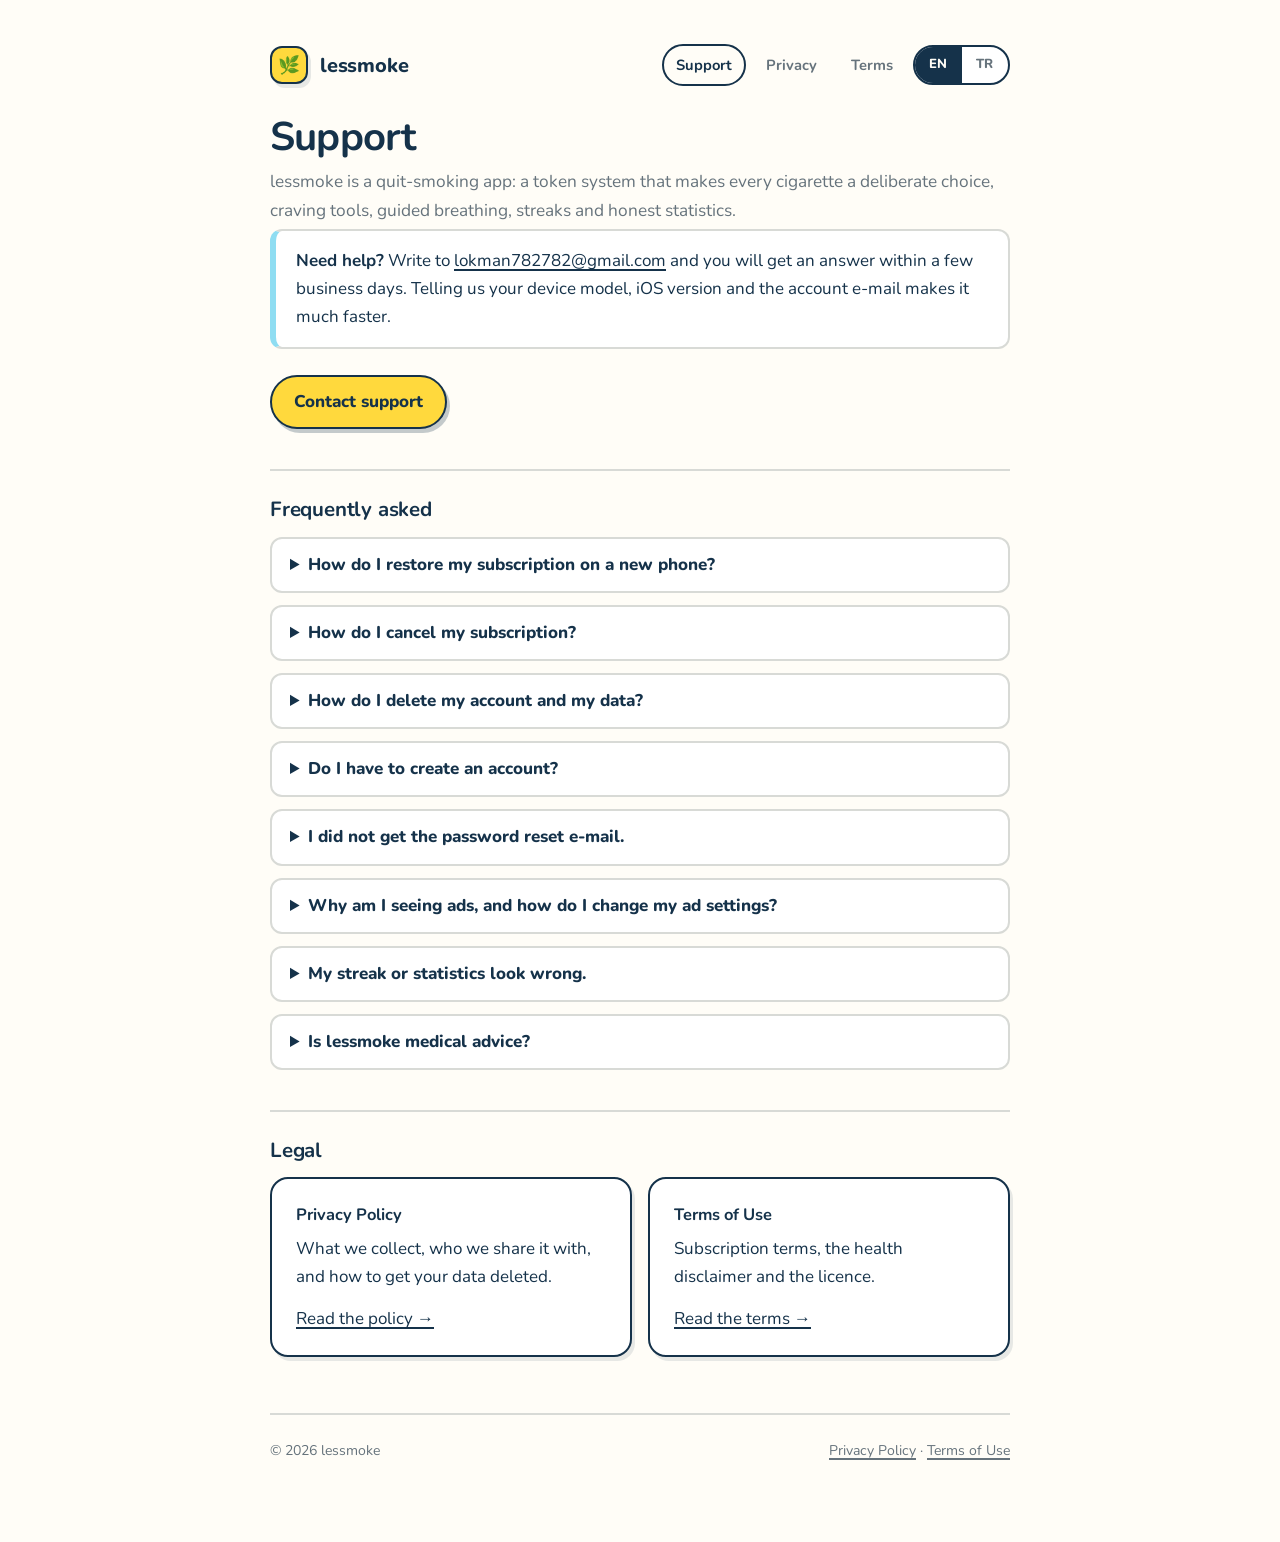
<file: index.html>
<!DOCTYPE html>
<html lang="en">
<head>
<meta name="google-site-verification" content="aXoCvfiKhIUZqQAvm_UCeoXz47scpysP7BU-OXvOLkQ" />
<meta charset="UTF-8">
<meta name="viewport" content="width=device-width, initial-scale=1">
<title data-title-en="lessmoke — Support" data-title-tr="lessmoke — Destek">lessmoke — Support</title>
<meta name="description" content="Help and support for lessmoke, the quit-smoking app: subscriptions, restoring purchases, account deletion and contact.">
<link rel="preconnect" href="https://fonts.googleapis.com">
<link rel="preconnect" href="https://fonts.gstatic.com" crossorigin>
<link href="https://fonts.googleapis.com/css2?family=Nunito:wght@400;700;800&display=swap" rel="stylesheet">
<link rel="stylesheet" href="style.css">
<script src="lang.js"></script>
<script defer src="https://stats.roomivo.online/script.js" data-website-id="b5c5fcbd-e45a-4fae-b83c-bb983a3ca2a3" data-domains="lessmoke.site,sahinlokman.github.io,www.lessmoke.site" data-exclude-search="true" data-exclude-hash="true" data-do-not-track="true"></script>
</head>
<body>
<div class="wrap">

<header class="site">
  <a class="brand" href="index.html"><span class="mark" aria-hidden="true">🌿</span> lessmoke</a>
  <nav class="site">
    <a href="index.html" aria-current="page"><span data-lang="en">Support</span><span data-lang="tr">Destek</span></a>
    <a href="privacy.html"><span data-lang="en">Privacy</span><span data-lang="tr">Gizlilik</span></a>
    <a href="terms.html"><span data-lang="en">Terms</span><span data-lang="tr">Şartlar</span></a>
    <span class="langswitch">
      <button type="button" data-set-lang="en" aria-pressed="true">EN</button>
      <button type="button" data-set-lang="tr" aria-pressed="false">TR</button>
    </span>
  </nav>
</header>

<!-- ============================ ENGLISH ============================ -->
<div data-lang="en">

<h1>Support</h1>
<p class="lede">lessmoke is a quit-smoking app: a token system that makes every cigarette a
deliberate choice, craving tools, guided breathing, streaks and honest statistics.</p>

<div class="note contact">
  <p><strong>Need help?</strong> Write to
  <a href="mailto:lokman782782@gmail.com?subject=lessmoke%20support">lokman782782@gmail.com</a>
  and you will get an answer within a few business days. Telling us your device model, iOS
  version and the account e-mail makes it much faster.</p>
</div>

<p><a class="btn" href="mailto:lokman782782@gmail.com?subject=lessmoke%20support">Contact support</a></p>

<h2>Frequently asked</h2>

<details>
  <summary>How do I restore my subscription on a new phone?</summary>
  <p>Open the premium screen in the app and tap <strong>Restore purchases</strong>. Make sure
  you are signed in to the same Apple ID that bought the subscription. It works whether or
  not you have a lessmoke account.</p>
</details>

<details>
  <summary>How do I cancel my subscription?</summary>
  <p>Subscriptions are billed by Apple, so they are cancelled on the device: open
  <strong>Settings → your name → Subscriptions → lessmoke</strong> and tap Cancel. Deleting
  the app does <em>not</em> cancel the subscription.</p>
  <p>For a refund, use Apple's own form at
  <a href="https://reportaproblem.apple.com" rel="noopener">reportaproblem.apple.com</a> —
  we are not able to issue refunds ourselves.</p>
</details>

<details>
  <summary>How do I delete my account and my data?</summary>
  <p>In the app go to <strong>Profile → Delete account</strong>. This deletes the account and
  the quit data attached to it from our servers. It is immediate and cannot be undone, so
  export anything you want to keep first.</p>
  <p>Deleting your account does not cancel an active subscription — cancel that separately in
  the App Store.</p>
</details>

<details>
  <summary>Do I have to create an account?</summary>
  <p>No. lessmoke works fully in guest mode, and your data stays on your device. An account
  only adds cloud backup and sync between your devices.</p>
</details>

<details>
  <summary>I did not get the password reset e-mail.</summary>
  <p>Check the spam folder first, then confirm the address you typed matches the one you
  signed up with. If it still does not arrive, write to us from that e-mail address and we
  will reset it manually.</p>
</details>

<details>
  <summary>Why am I seeing ads, and how do I change my ad settings?</summary>
  <p>The free version is funded by ads; a Premium subscription removes them entirely. You can
  reopen the ad-consent form any time from <strong>Settings → Privacy options</strong> in the
  app, and change tracking permission in <strong>iOS Settings → Privacy &amp; Security →
  Tracking</strong>. Declining does not restrict any feature.</p>
</details>

<details>
  <summary>My streak or statistics look wrong.</summary>
  <p>Pull down to refresh on the dashboard, which re-syncs from the server. If the numbers
  are still off, send us a screenshot and the account e-mail and we will look at the record
  directly.</p>
</details>

<details>
  <summary>Is lessmoke medical advice?</summary>
  <p>No. It is a motivational and tracking tool, not a medical device. Talk to a doctor or a
  qualified health professional about quitting, especially about withdrawal symptoms or
  medication.</p>
</details>

<h2>Legal</h2>
<div>
  <div class="grid">
    <div class="card">
      <h3>Privacy Policy</h3>
      <p>What we collect, who we share it with, and how to get your data deleted.</p>
      <p><a href="privacy.html">Read the policy →</a></p>
    </div>
    <div class="card">
      <h3>Terms of Use</h3>
      <p>Subscription terms, the health disclaimer and the licence.</p>
      <p><a href="terms.html">Read the terms →</a></p>
    </div>
  </div>
</div>

</div>

<!-- ============================ TÜRKÇE ============================ -->
<div data-lang="tr">

<h1>Destek</h1>
<p class="lede">lessmoke bir sigara bırakma uygulaması: her sigarayı bilinçli bir tercihe
dönüştüren jeton sistemi, kriz araçları, rehberli nefes, seriler ve dürüst istatistikler.</p>

<div class="note contact">
  <p><strong>Yardım mı lazım?</strong>
  <a href="mailto:lokman782782@gmail.com?subject=lessmoke%20destek">lokman782782@gmail.com</a>
  adresine yazın, birkaç iş günü içinde dönüş yapılır. Cihaz modelinizi, iOS sürümünüzü ve
  hesap e-postanızı yazarsanız çok daha hızlı ilerler.</p>
</div>

<p><a class="btn" href="mailto:lokman782782@gmail.com?subject=lessmoke%20destek">Destek ile iletişime geç</a></p>

<h2>Sık sorulanlar</h2>

<details>
  <summary>Yeni telefonumda aboneliğimi nasıl geri yüklerim?</summary>
  <p>Uygulamadaki premium ekranını açıp <strong>Satın alımları geri yükle</strong>'ye dokunun.
  Aboneliği alan Apple Kimliğiyle giriş yapmış olmanız yeterli. lessmoke hesabınız olsa da
  olmasa da çalışır.</p>
</details>

<details>
  <summary>Aboneliğimi nasıl iptal ederim?</summary>
  <p>Abonelikler Apple tarafından tahsil edilir, bu yüzden cihazdan iptal edilir:
  <strong>Ayarlar → adınız → Abonelikler → lessmoke</strong> yolunu izleyip İptal'e dokunun.
  Uygulamayı silmek aboneliği iptal <em>etmez</em>.</p>
  <p>İade için Apple'ın kendi formunu kullanın:
  <a href="https://reportaproblem.apple.com" rel="noopener">reportaproblem.apple.com</a> —
  iadeyi biz gerçekleştiremiyoruz.</p>
</details>

<details>
  <summary>Hesabımı ve verilerimi nasıl silerim?</summary>
  <p>Uygulamada <strong>Profil → Hesabı sil</strong>'e gidin. Bu işlem hesabı ve ona bağlı
  bırakma verilerini sunucularımızdan siler. Anında gerçekleşir ve geri alınamaz; saklamak
  istediğiniz bir şey varsa önce dışa aktarın.</p>
  <p>Hesabı silmek aktif aboneliği iptal etmez — onu App Store'dan ayrıca iptal edin.</p>
</details>

<details>
  <summary>Hesap açmak zorunda mıyım?</summary>
  <p>Hayır. lessmoke misafir modunda eksiksiz çalışır ve veriniz cihazınızda kalır. Hesap
  yalnızca bulut yedeği ve cihazlar arası eşitleme ekler.</p>
</details>

<details>
  <summary>Şifre sıfırlama e-postası gelmedi.</summary>
  <p>Önce spam klasörüne bakın, sonra yazdığınız adresin kayıt olduğunuz adresle aynı
  olduğunu doğrulayın. Yine gelmiyorsa o e-posta adresinden bize yazın, elle sıfırlayalım.</p>
</details>

<details>
  <summary>Neden reklam görüyorum, reklam ayarlarımı nasıl değiştiririm?</summary>
  <p>Ücretsiz sürüm reklamlarla finanse edilir; Premium abonelik reklamları tamamen kaldırır.
  Reklam onay formunu uygulamadaki <strong>Ayarlar → Gizlilik seçenekleri</strong>'nden
  istediğiniz zaman yeniden açabilir, izleme iznini <strong>iOS Ayarlar → Gizlilik ve
  Güvenlik → İzleme</strong>'den değiştirebilirsiniz. Reddetmek hiçbir özelliği kısıtlamaz.</p>
</details>

<details>
  <summary>Serim veya istatistiklerim yanlış görünüyor.</summary>
  <p>Ana ekranda aşağı çekerek yenileyin; bu sunucudan yeniden eşitler. Sayılar hâlâ tutmuyorsa
  ekran görüntüsü ve hesap e-postanızla bize yazın, kaydı doğrudan inceleyelim.</p>
</details>

<details>
  <summary>lessmoke tıbbi tavsiye mi veriyor?</summary>
  <p>Hayır. Motivasyon ve takip aracıdır, tıbbi cihaz değildir. Bırakma süreci, özellikle de
  yoksunluk belirtileri ve ilaçlar konusunda bir hekime ya da nitelikli bir sağlık
  profesyoneline danışın.</p>
</details>

<h2>Yasal</h2>
<div>
  <div class="grid">
    <div class="card">
      <h3>Gizlilik Politikası</h3>
      <p>Neyi topluyoruz, kimlerle paylaşıyoruz ve verinizi nasıl sildirirsiniz.</p>
      <p><a href="privacy.html">Politikayı oku →</a></p>
    </div>
    <div class="card">
      <h3>Kullanım Şartları</h3>
      <p>Abonelik şartları, sağlık uyarısı ve lisans.</p>
      <p><a href="terms.html">Şartları oku →</a></p>
    </div>
  </div>
</div>

</div>

<footer class="site">
  <span>© 2026 lessmoke</span>
  <span>
    <a href="privacy.html"><span data-lang="en">Privacy Policy</span><span data-lang="tr">Gizlilik Politikası</span></a> ·
    <a href="terms.html"><span data-lang="en">Terms of Use</span><span data-lang="tr">Kullanım Şartları</span></a>
  </span>
</footer>

</div>
</body>
</html>
</file>
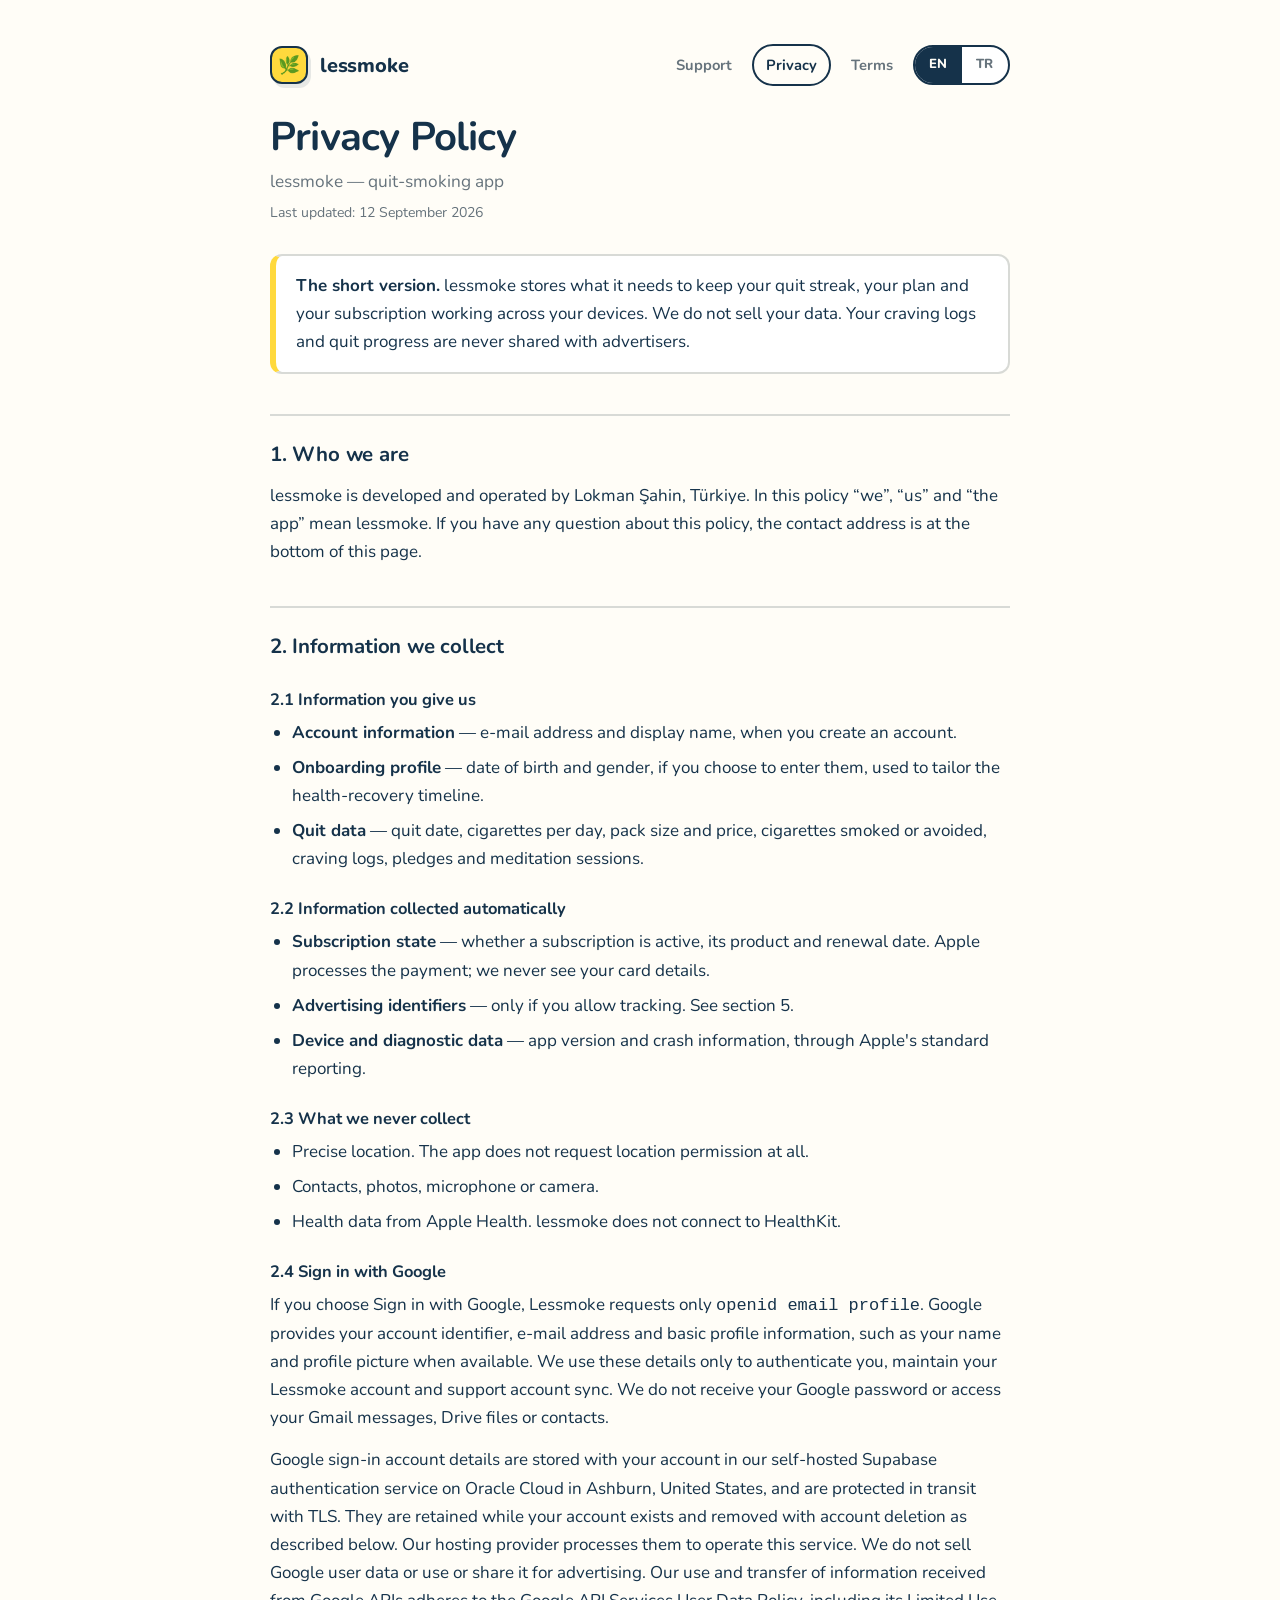
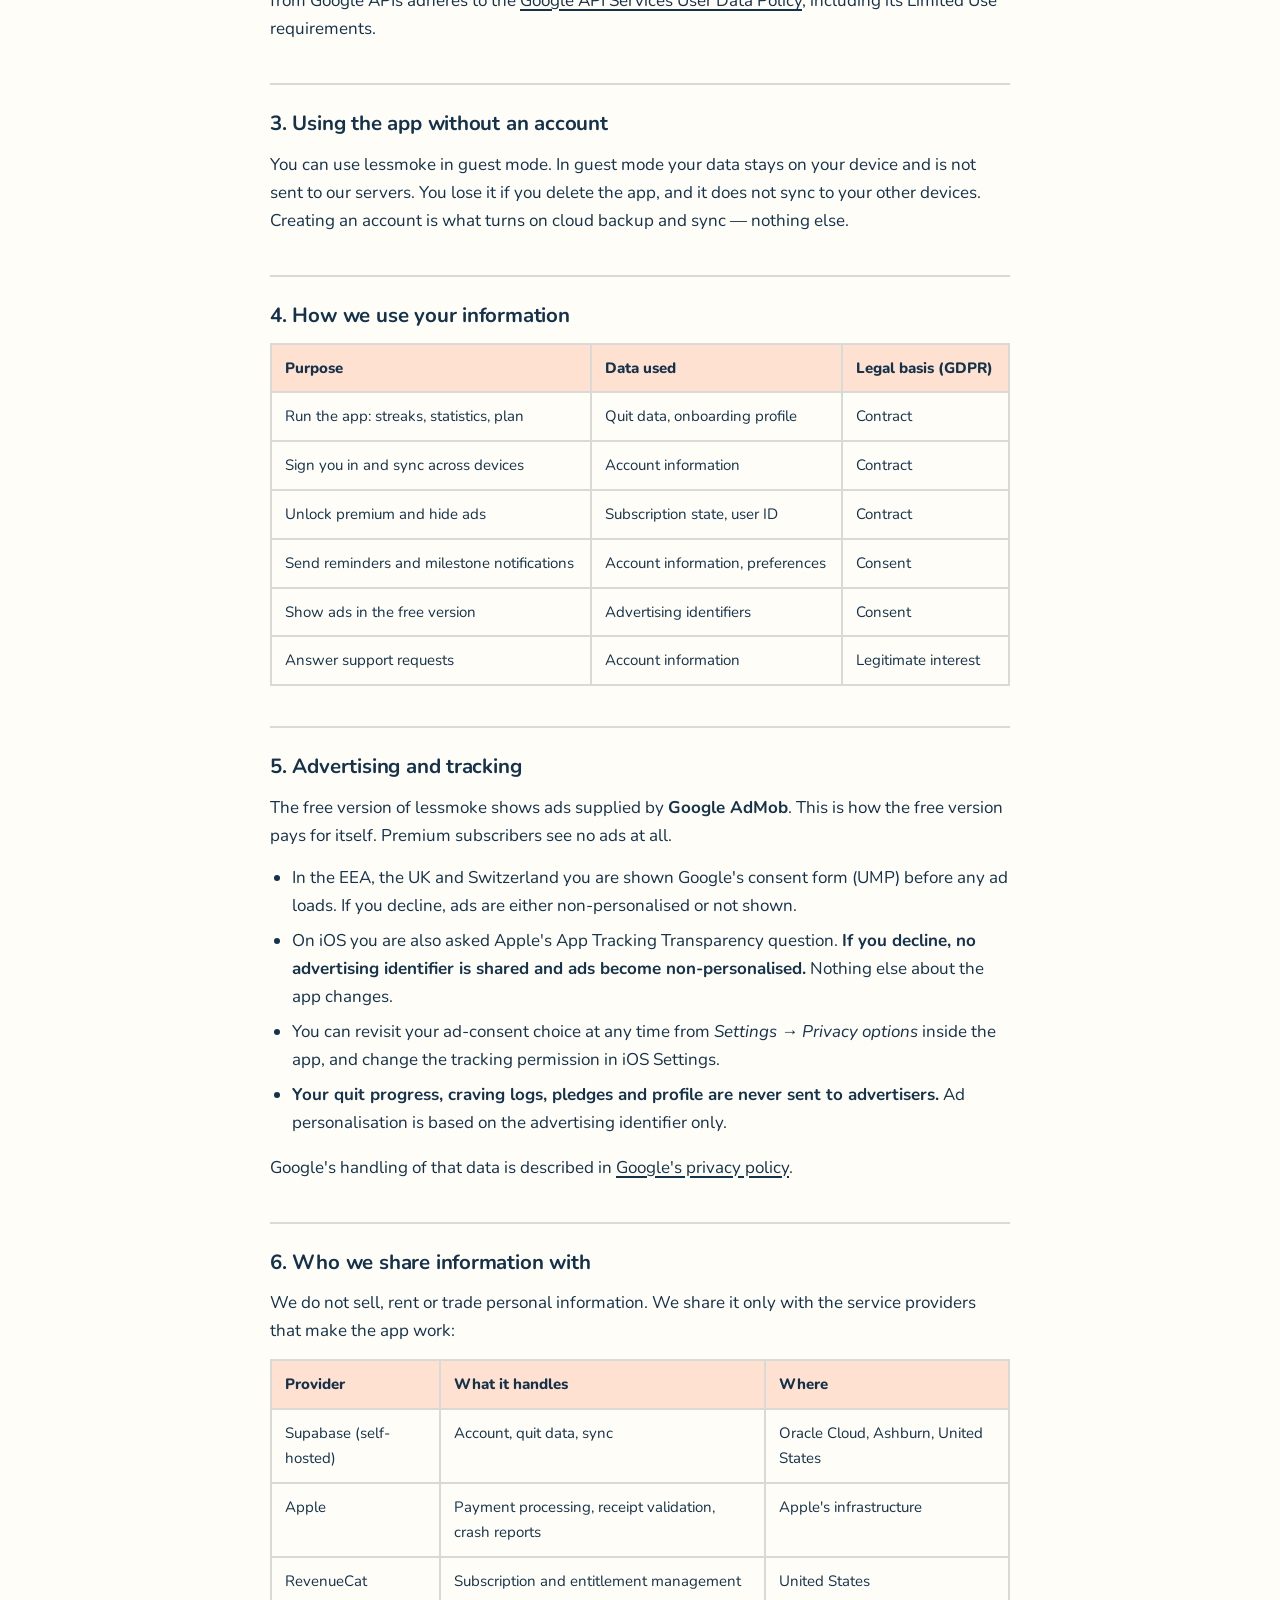
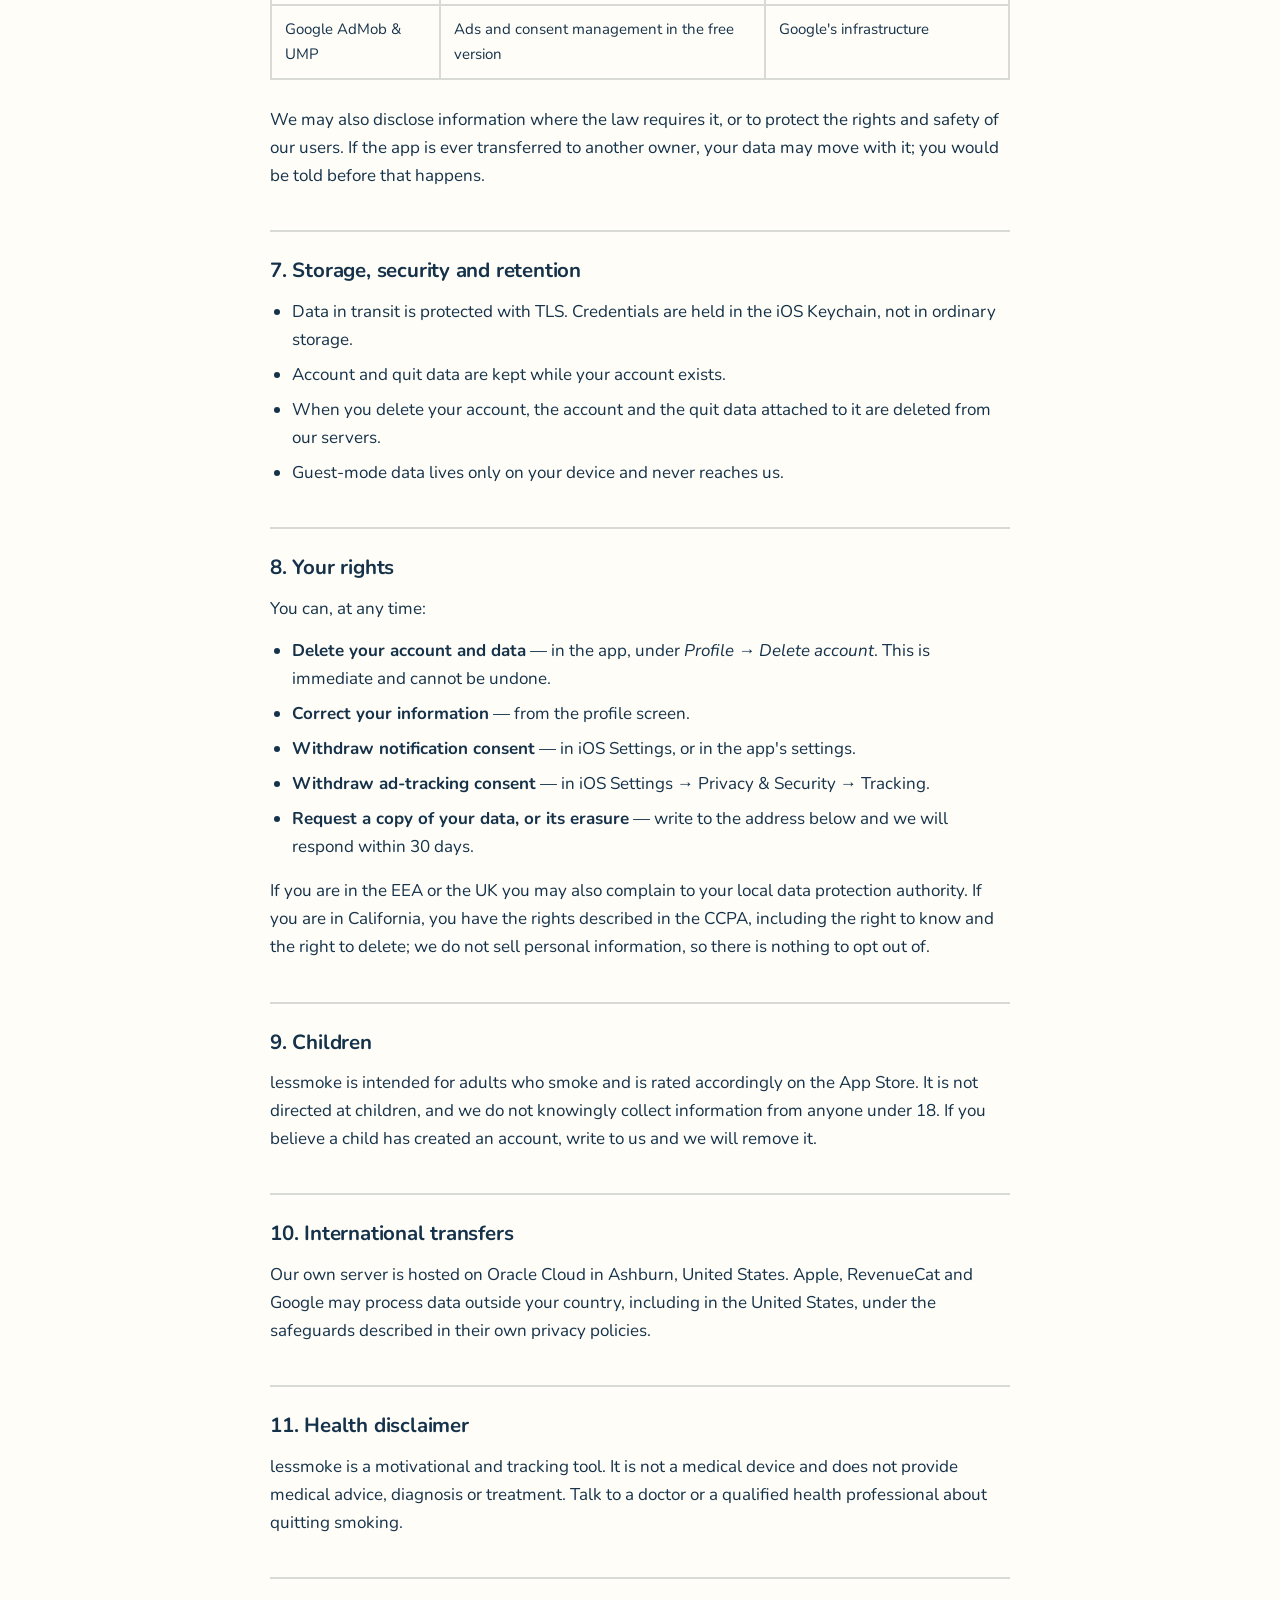
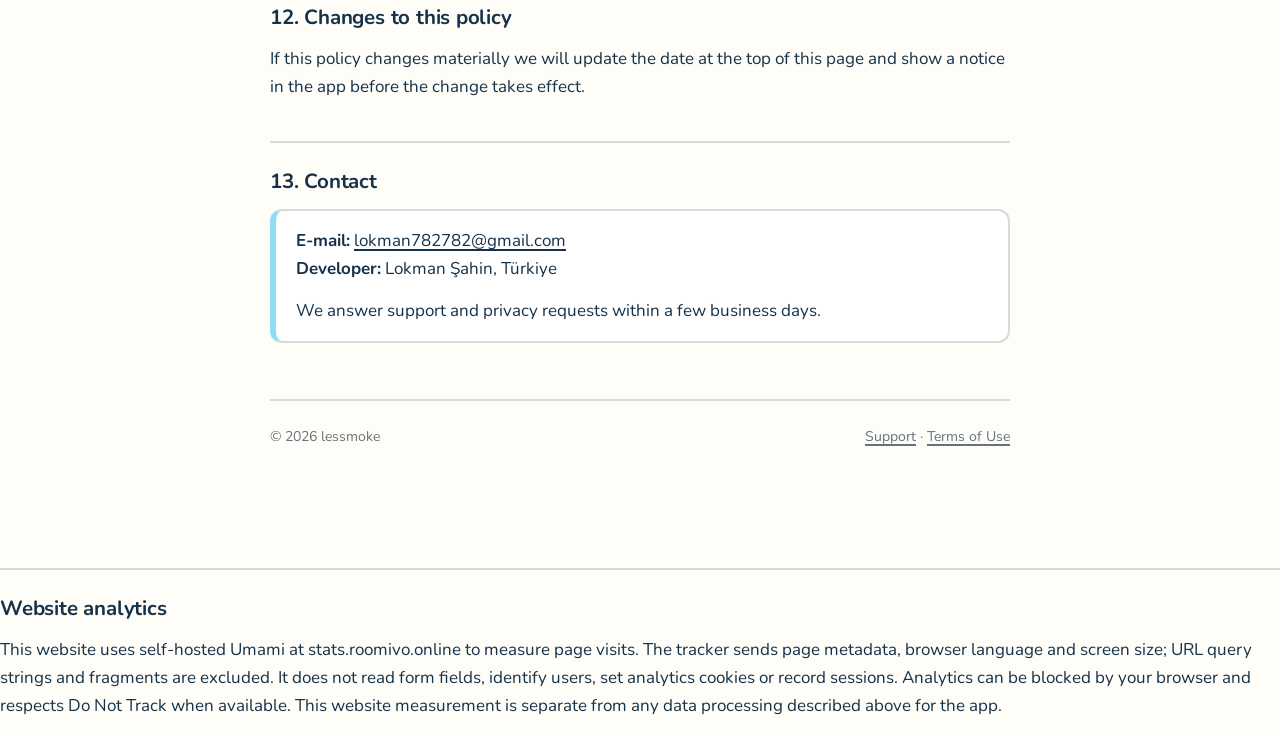
<file: privacy.html>
<!DOCTYPE html>
<html lang="en">
<head>
<meta charset="UTF-8">
<meta name="viewport" content="width=device-width, initial-scale=1">
<title data-title-en="Privacy Policy — lessmoke" data-title-tr="Gizlilik Politikası — lessmoke">Privacy Policy — lessmoke</title>
<meta name="description" content="How the lessmoke quit-smoking app collects, uses and protects your information.">
<link rel="preconnect" href="https://fonts.googleapis.com">
<link rel="preconnect" href="https://fonts.gstatic.com" crossorigin>
<link href="https://fonts.googleapis.com/css2?family=Nunito:wght@400;700;800&display=swap" rel="stylesheet">
<link rel="stylesheet" href="style.css">
<script src="lang.js"></script>
<script defer src="https://stats.roomivo.online/script.js" data-website-id="b5c5fcbd-e45a-4fae-b83c-bb983a3ca2a3" data-domains="lessmoke.site,sahinlokman.github.io,www.lessmoke.site" data-exclude-search="true" data-exclude-hash="true" data-do-not-track="true"></script>
</head>
<body>
<div class="wrap">

<header class="site">
  <a class="brand" href="index.html"><span class="mark" aria-hidden="true">🌿</span> lessmoke</a>
  <nav class="site">
    <a href="index.html"><span data-lang="en">Support</span><span data-lang="tr">Destek</span></a>
    <a href="privacy.html" aria-current="page"><span data-lang="en">Privacy</span><span data-lang="tr">Gizlilik</span></a>
    <a href="terms.html"><span data-lang="en">Terms</span><span data-lang="tr">Şartlar</span></a>
    <span class="langswitch">
      <button type="button" data-set-lang="en" aria-pressed="true">EN</button>
      <button type="button" data-set-lang="tr" aria-pressed="false">TR</button>
    </span>
  </nav>
</header>

<!-- ============================ ENGLISH ============================ -->
<div data-lang="en">

<h1>Privacy Policy</h1>
<p class="lede">lessmoke — quit-smoking app</p>
<p class="meta">Last updated: 12 September 2026</p>

<div class="note">
  <p><strong>The short version.</strong> lessmoke stores what it needs to keep your quit
  streak, your plan and your subscription working across your devices. We do not sell your
  data. Your craving logs and quit progress are never shared with advertisers.</p>
</div>

<h2>1. Who we are</h2>
<p>lessmoke is developed and operated by Lokman Şahin, Türkiye. In this policy “we”, “us”
and “the app” mean lessmoke. If you have any question about this policy, the contact
address is at the bottom of this page.</p>

<h2>2. Information we collect</h2>

<h3>2.1 Information you give us</h3>
<ul>
  <li><strong>Account information</strong> — e-mail address and display name, when you create an account.</li>
  <li><strong>Onboarding profile</strong> — date of birth and gender, if you choose to enter them, used to tailor the health-recovery timeline.</li>
  <li><strong>Quit data</strong> — quit date, cigarettes per day, pack size and price, cigarettes smoked or avoided, craving logs, pledges and meditation sessions.</li>
</ul>

<h3>2.2 Information collected automatically</h3>
<ul>
  <li><strong>Subscription state</strong> — whether a subscription is active, its product and renewal date. Apple processes the payment; we never see your card details.</li>
  <li><strong>Advertising identifiers</strong> — only if you allow tracking. See section 5.</li>
  <li><strong>Device and diagnostic data</strong> — app version and crash information, through Apple's standard reporting.</li>
</ul>

<h3>2.3 What we never collect</h3>
<ul>
  <li>Precise location. The app does not request location permission at all.</li>
  <li>Contacts, photos, microphone or camera.</li>
  <li>Health data from Apple Health. lessmoke does not connect to HealthKit.</li>
</ul>

<h3>2.4 Sign in with Google</h3>
<p>If you choose Sign in with Google, Lessmoke requests only <code>openid email profile</code>. Google provides your account identifier, e-mail address and basic profile information, such as your name and profile picture when available. We use these details only to authenticate you, maintain your Lessmoke account and support account sync. We do not receive your Google password or access your Gmail messages, Drive files or contacts.</p>
<p>Google sign-in account details are stored with your account in our self-hosted Supabase authentication service on Oracle Cloud in Ashburn, United States, and are protected in transit with TLS. They are retained while your account exists and removed with account deletion as described below. Our hosting provider processes them to operate this service. We do not sell Google user data or use or share it for advertising. Our use and transfer of information received from Google APIs adheres to the <a href="https://developers.google.com/terms/api-services-user-data-policy">Google API Services User Data Policy</a>, including its Limited Use requirements.</p>

<h2>3. Using the app without an account</h2>
<p>You can use lessmoke in guest mode. In guest mode your data stays on your device and is
not sent to our servers. You lose it if you delete the app, and it does not sync to your
other devices. Creating an account is what turns on cloud backup and sync — nothing else.</p>

<h2>4. How we use your information</h2>
<div class="tablewrap">
<table>
  <thead><tr><th>Purpose</th><th>Data used</th><th>Legal basis (GDPR)</th></tr></thead>
  <tbody>
    <tr><td>Run the app: streaks, statistics, plan</td><td>Quit data, onboarding profile</td><td>Contract</td></tr>
    <tr><td>Sign you in and sync across devices</td><td>Account information</td><td>Contract</td></tr>
    <tr><td>Unlock premium and hide ads</td><td>Subscription state, user ID</td><td>Contract</td></tr>
    <tr><td>Send reminders and milestone notifications</td><td>Account information, preferences</td><td>Consent</td></tr>
    <tr><td>Show ads in the free version</td><td>Advertising identifiers</td><td>Consent</td></tr>
    <tr><td>Answer support requests</td><td>Account information</td><td>Legitimate interest</td></tr>
  </tbody>
</table>
</div>

<h2>5. Advertising and tracking</h2>
<p>The free version of lessmoke shows ads supplied by <strong>Google AdMob</strong>. This is
how the free version pays for itself. Premium subscribers see no ads at all.</p>
<ul>
  <li>In the EEA, the UK and Switzerland you are shown Google's consent form (UMP) before any
  ad loads. If you decline, ads are either non-personalised or not shown.</li>
  <li>On iOS you are also asked Apple's App Tracking Transparency question. <strong>If you
  decline, no advertising identifier is shared and ads become non-personalised.</strong>
  Nothing else about the app changes.</li>
  <li>You can revisit your ad-consent choice at any time from <em>Settings → Privacy options</em>
  inside the app, and change the tracking permission in iOS Settings.</li>
  <li><strong>Your quit progress, craving logs, pledges and profile are never sent to
  advertisers.</strong> Ad personalisation is based on the advertising identifier only.</li>
</ul>
<p>Google's handling of that data is described in
<a href="https://business.safety.google/privacy/" rel="noopener">Google's privacy policy</a>.</p>

<h2>6. Who we share information with</h2>
<p>We do not sell, rent or trade personal information. We share it only with the service
providers that make the app work:</p>
<div class="tablewrap">
<table>
  <thead><tr><th>Provider</th><th>What it handles</th><th>Where</th></tr></thead>
  <tbody>
    <tr><td>Supabase (self-hosted)</td><td>Account, quit data, sync</td><td>Oracle Cloud, Ashburn, United States</td></tr>
    <tr><td>Apple</td><td>Payment processing, receipt validation, crash reports</td><td>Apple's infrastructure</td></tr>
    <tr><td>RevenueCat</td><td>Subscription and entitlement management</td><td>United States</td></tr>
    <tr><td>Google AdMob &amp; UMP</td><td>Ads and consent management in the free version</td><td>Google's infrastructure</td></tr>
  </tbody>
</table>
</div>
<p>We may also disclose information where the law requires it, or to protect the rights and
safety of our users. If the app is ever transferred to another owner, your data may move
with it; you would be told before that happens.</p>

<h2>7. Storage, security and retention</h2>
<ul>
  <li>Data in transit is protected with TLS. Credentials are held in the iOS Keychain, not in ordinary storage.</li>
  <li>Account and quit data are kept while your account exists.</li>
  <li>When you delete your account, the account and the quit data attached to it are deleted from our servers.</li>
  <li>Guest-mode data lives only on your device and never reaches us.</li>
</ul>

<h2>8. Your rights</h2>
<p>You can, at any time:</p>
<ul>
  <li><strong>Delete your account and data</strong> — in the app, under <em>Profile → Delete account</em>. This is immediate and cannot be undone.</li>
  <li><strong>Correct your information</strong> — from the profile screen.</li>
  <li><strong>Withdraw notification consent</strong> — in iOS Settings, or in the app's settings.</li>
  <li><strong>Withdraw ad-tracking consent</strong> — in iOS Settings → Privacy &amp; Security → Tracking.</li>
  <li><strong>Request a copy of your data, or its erasure</strong> — write to the address below and we will respond within 30 days.</li>
</ul>
<p>If you are in the EEA or the UK you may also complain to your local data protection
authority. If you are in California, you have the rights described in the CCPA, including
the right to know and the right to delete; we do not sell personal information, so there is
nothing to opt out of.</p>

<h2>9. Children</h2>
<p>lessmoke is intended for adults who smoke and is rated accordingly on the App Store. It is
not directed at children, and we do not knowingly collect information from anyone under 18.
If you believe a child has created an account, write to us and we will remove it.</p>

<h2>10. International transfers</h2>
<p>Our own server is hosted on Oracle Cloud in Ashburn, United States. Apple, RevenueCat and Google may process data
outside your country, including in the United States, under the safeguards described in
their own privacy policies.</p>

<h2>11. Health disclaimer</h2>
<p>lessmoke is a motivational and tracking tool. It is not a medical device and does not
provide medical advice, diagnosis or treatment. Talk to a doctor or a qualified health
professional about quitting smoking.</p>

<h2>12. Changes to this policy</h2>
<p>If this policy changes materially we will update the date at the top of this page and
show a notice in the app before the change takes effect.</p>

<h2>13. Contact</h2>
<div class="note contact">
  <p><strong>E-mail:</strong> <a href="mailto:lokman782782@gmail.com">lokman782782@gmail.com</a><br>
  <strong>Developer:</strong> Lokman Şahin, Türkiye</p>
  <p>We answer support and privacy requests within a few business days.</p>
</div>

</div>

<!-- ============================ TÜRKÇE ============================ -->
<div data-lang="tr">

<h1>Gizlilik Politikası</h1>
<p class="lede">lessmoke — sigarayı bırakma uygulaması</p>
<p class="meta">Son güncelleme: 12 Eylül 2026</p>

<div class="note">
  <p><strong>Kısaca.</strong> lessmoke; serinizi, planınızı ve aboneliğinizi cihazlarınız
  arasında çalışır tutmak için gereken veriyi saklar. Verinizi satmıyoruz. Kriz kayıtlarınız
  ve bırakma ilerlemeniz hiçbir zaman reklamverenlerle paylaşılmaz.</p>
</div>

<h2>1. Kim olduğumuz</h2>
<p>lessmoke, Lokman Şahin (Türkiye) tarafından geliştirilir ve işletilir. Bu metinde “biz”
ve “uygulama” lessmoke'u ifade eder. Sorularınız için iletişim adresi sayfanın altındadır.</p>

<h2>2. Topladığımız bilgiler</h2>

<h3>2.1 Sizin verdikleriniz</h3>
<ul>
  <li><strong>Hesap bilgileri</strong> — hesap oluşturduğunuzda e-posta adresi ve görünen ad.</li>
  <li><strong>Başlangıç profili</strong> — girmeyi seçerseniz doğum tarihi ve cinsiyet; sağlık iyileşme takvimini kişiselleştirmek için kullanılır.</li>
  <li><strong>Bırakma verileri</strong> — bırakma tarihi, günlük sigara, paket adedi ve fiyatı, içilen veya içilmeyen sigara sayısı, kriz kayıtları, sözler ve meditasyon oturumları.</li>
</ul>

<h3>2.2 Otomatik toplanan bilgiler</h3>
<ul>
  <li><strong>Abonelik durumu</strong> — aboneliğin aktif olup olmadığı, ürünü ve yenilenme tarihi. Ödemeyi Apple işler; kart bilgilerinizi hiç görmeyiz.</li>
  <li><strong>Reklam tanımlayıcıları</strong> — yalnızca izleme izni verirseniz. Bkz. 5. bölüm.</li>
  <li><strong>Cihaz ve tanılama verisi</strong> — uygulama sürümü ve çökme bilgisi; Apple'ın standart raporlaması üzerinden.</li>
</ul>

<h3>2.3 Hiçbir zaman toplamadıklarımız</h3>
<ul>
  <li>Kesin konum. Uygulama konum izni hiç istemez.</li>
  <li>Rehber, fotoğraflar, mikrofon veya kamera.</li>
  <li>Apple Health verisi. lessmoke HealthKit'e bağlanmaz.</li>
</ul>

<h3>2.4 Google ile giriş</h3>
<p>Google ile giriş yapmayı seçerseniz Lessmoke yalnızca <code>openid email profile</code> izinlerini ister. Google; hesap kimliğinizi, e-posta adresinizi ve mevcutsa adınız ile profil resminiz gibi temel profil bilgilerinizi sağlar. Bu bilgileri yalnızca kimliğinizi doğrulamak, Lessmoke hesabınızı çalıştırmak ve hesap eşitlemesini desteklemek için kullanırız. Google şifrenizi almayız; Gmail mesajlarınıza, Drive dosyalarınıza veya kişilerinize erişmeyiz.</p>
<p>Google giriş bilgileri, hesabınızla birlikte Oracle Cloud'un ABD, Ashburn bölgesinde işlettiğimiz Supabase kimlik doğrulama hizmetinde saklanır ve aktarım sırasında TLS ile korunur. Hesabınız bulunduğu sürece tutulur; aşağıda açıklanan hesap silme işlemiyle kaldırılır. Barındırma sağlayıcımız bu bilgileri hizmeti çalıştırmak için işler. Google kullanıcı verilerini satmayız, reklam için kullanmayız veya paylaşmayız. Google API'lerinden alınan bilgilerin kullanımı ve aktarımı, Sınırlı Kullanım gereklilikleri dahil <a href="https://developers.google.com/terms/api-services-user-data-policy">Google API Hizmetleri Kullanıcı Verileri Politikası</a> ile uyumludur.</p>

<h2>3. Hesapsız kullanım</h2>
<p>lessmoke'u misafir modunda kullanabilirsiniz. Misafir modunda veriniz cihazınızda kalır
ve sunucularımıza gönderilmez. Uygulamayı silerseniz veri de gider ve diğer cihazlarınıza
eşitlenmez. Hesap açmak yalnızca bulut yedeği ve eşitlemeyi açar, başka hiçbir şeyi değil.</p>

<h2>4. Bilgilerinizi nasıl kullanıyoruz</h2>
<div class="tablewrap">
<table>
  <thead><tr><th>Amaç</th><th>Kullanılan veri</th><th>Hukuki dayanak (GDPR)</th></tr></thead>
  <tbody>
    <tr><td>Uygulamanın çalışması: seri, istatistik, plan</td><td>Bırakma verileri, başlangıç profili</td><td>Sözleşme</td></tr>
    <tr><td>Giriş ve cihazlar arası eşitleme</td><td>Hesap bilgileri</td><td>Sözleşme</td></tr>
    <tr><td>Premium'u açma ve reklamları kaldırma</td><td>Abonelik durumu, kullanıcı kimliği</td><td>Sözleşme</td></tr>
    <tr><td>Hatırlatma ve kilometre taşı bildirimleri</td><td>Hesap bilgileri, tercihler</td><td>Açık rıza</td></tr>
    <tr><td>Ücretsiz sürümde reklam gösterimi</td><td>Reklam tanımlayıcıları</td><td>Açık rıza</td></tr>
    <tr><td>Destek taleplerini yanıtlama</td><td>Hesap bilgileri</td><td>Meşru menfaat</td></tr>
  </tbody>
</table>
</div>

<h2>5. Reklam ve izleme</h2>
<p>lessmoke'un ücretsiz sürümü <strong>Google AdMob</strong> reklamları gösterir; ücretsiz
sürümün masrafını bu karşılar. Premium abonelere hiç reklam gösterilmez.</p>
<ul>
  <li>AEA, Birleşik Krallık ve İsviçre'de herhangi bir reklam yüklenmeden önce Google'ın onay formu (UMP) gösterilir. Reddederseniz reklamlar kişiselleştirilmez ya da hiç gösterilmez.</li>
  <li>iOS'ta ayrıca Apple'ın İzleme Şeffaflığı (ATT) sorusu sorulur. <strong>Reddederseniz hiçbir reklam tanımlayıcısı paylaşılmaz ve reklamlar kişiselleştirilmez.</strong> Uygulamada başka hiçbir şey değişmez.</li>
  <li>Reklam onayınızı uygulama içinde <em>Ayarlar → Gizlilik seçenekleri</em>'nden, izleme iznini ise iOS Ayarlar'dan istediğiniz zaman değiştirebilirsiniz.</li>
  <li><strong>Bırakma ilerlemeniz, kriz kayıtlarınız, sözleriniz ve profiliniz hiçbir zaman reklamverenlere gönderilmez.</strong> Reklam kişiselleştirmesi yalnızca reklam tanımlayıcısına dayanır.</li>
</ul>
<p>Google'ın bu veriyi nasıl işlediği
<a href="https://business.safety.google/privacy/?hl=tr" rel="noopener">Google gizlilik politikasında</a> açıklanır.</p>

<h2>6. Kimlerle paylaşıyoruz</h2>
<p>Kişisel bilgileri satmıyor, kiralamıyor veya takas etmiyoruz. Yalnızca uygulamayı çalışır
kılan hizmet sağlayıcılarla paylaşıyoruz:</p>
<div class="tablewrap">
<table>
  <thead><tr><th>Sağlayıcı</th><th>İşlediği veri</th><th>Konum</th></tr></thead>
  <tbody>
    <tr><td>Supabase (kendi sunucumuz)</td><td>Hesap, bırakma verileri, eşitleme</td><td>Oracle Cloud, Ashburn, ABD</td></tr>
    <tr><td>Apple</td><td>Ödeme, makbuz doğrulama, çökme raporları</td><td>Apple altyapısı</td></tr>
    <tr><td>RevenueCat</td><td>Abonelik ve yetki yönetimi</td><td>Amerika Birleşik Devletleri</td></tr>
    <tr><td>Google AdMob ve UMP</td><td>Ücretsiz sürümde reklam ve onay yönetimi</td><td>Google altyapısı</td></tr>
  </tbody>
</table>
</div>
<p>Hukuken zorunlu olduğunda ya da kullanıcılarımızın haklarını ve güvenliğini korumak için
de bilgi paylaşabiliriz. Uygulama bir gün başka bir sahibe devredilirse veriniz de devrolabilir;
bu gerçekleşmeden önce size bildirilir.</p>

<h2>7. Saklama, güvenlik ve süre</h2>
<ul>
  <li>Aktarım sırasında veri TLS ile korunur. Kimlik bilgileri sıradan depolamada değil, iOS Keychain'de tutulur.</li>
  <li>Hesap ve bırakma verileri hesabınız var olduğu sürece saklanır.</li>
  <li>Hesabınızı sildiğinizde hesap ve ona bağlı bırakma verileri sunucularımızdan silinir.</li>
  <li>Misafir modu verisi yalnızca cihazınızda durur, bize hiç ulaşmaz.</li>
</ul>

<h2>8. Haklarınız</h2>
<p>İstediğiniz zaman:</p>
<ul>
  <li><strong>Hesabınızı ve verinizi silebilirsiniz</strong> — uygulamada <em>Profil → Hesabı sil</em>. Anında gerçekleşir ve geri alınamaz.</li>
  <li><strong>Bilgilerinizi düzeltebilirsiniz</strong> — profil ekranından.</li>
  <li><strong>Bildirim iznini geri çekebilirsiniz</strong> — iOS Ayarlar'dan veya uygulama ayarlarından.</li>
  <li><strong>Reklam izleme iznini geri çekebilirsiniz</strong> — iOS Ayarlar → Gizlilik ve Güvenlik → İzleme.</li>
  <li><strong>Verinizin kopyasını veya silinmesini talep edebilirsiniz</strong> — aşağıdaki adrese yazın, 30 gün içinde yanıtlarız.</li>
</ul>
<p>AEA veya Birleşik Krallık'taysanız yerel veri koruma otoritenize şikâyette bulunabilirsiniz.
Türkiye'deyseniz KVKK kapsamındaki haklarınız saklıdır. Kaliforniya'daysanız CCPA'nın
tanıdığı bilme ve silme haklarına sahipsiniz; kişisel bilgi satmadığımız için çıkılacak bir
satış yoktur.</p>

<h2>9. Çocuklar</h2>
<p>lessmoke sigara içen yetişkinler içindir ve App Store'da buna göre derecelendirilmiştir.
Çocuklara yönelik değildir ve 18 yaşından küçüklerden bilerek bilgi toplamayız. Bir çocuğun
hesap açtığını düşünüyorsanız bize yazın, hesabı kaldıralım.</p>

<h2>10. Yurt dışına aktarım</h2>
<p>Kendi sunucumuz Oracle Cloud'un ABD, Ashburn bölgesindedir. Apple, RevenueCat ve Google, kendi gizlilik
politikalarında tanımlanan güvenceler kapsamında veriyi ülkeniz dışında — Amerika Birleşik
Devletleri dahil — işleyebilir.</p>

<h2>11. Sağlık uyarısı</h2>
<p>lessmoke bir motivasyon ve takip aracıdır. Tıbbi cihaz değildir; tıbbi tavsiye, teşhis
veya tedavi sunmaz. Sigarayı bırakma konusunda bir hekime veya nitelikli bir sağlık
profesyoneline danışın.</p>

<h2>12. Bu politikadaki değişiklikler</h2>
<p>Politika esaslı biçimde değişirse sayfanın üstündeki tarihi güncelleriz ve değişiklik
yürürlüğe girmeden önce uygulamada bildirim gösteririz.</p>

<h2>13. İletişim</h2>
<div class="note contact">
  <p><strong>E-posta:</strong> <a href="mailto:lokman782782@gmail.com">lokman782782@gmail.com</a><br>
  <strong>Geliştirici:</strong> Lokman Şahin, Türkiye</p>
  <p>Destek ve gizlilik taleplerini birkaç iş günü içinde yanıtlıyoruz.</p>
</div>

</div>

<footer class="site">
  <span>© 2026 lessmoke</span>
  <span>
    <a href="index.html"><span data-lang="en">Support</span><span data-lang="tr">Destek</span></a> ·
    <a href="terms.html"><span data-lang="en">Terms of Use</span><span data-lang="tr">Kullanım Şartları</span></a>
  </span>
</footer>

</div>
<section id="website-analytics"><h2>Website analytics</h2><p>This website uses self-hosted Umami at stats.roomivo.online to measure page visits. The tracker sends page metadata, browser language and screen size; URL query strings and fragments are excluded. It does not read form fields, identify users, set analytics cookies or record sessions. Analytics can be blocked by your browser and respects Do Not Track when available. This website measurement is separate from any data processing described above for the app.</p></section>
</body>
</html>
</file>
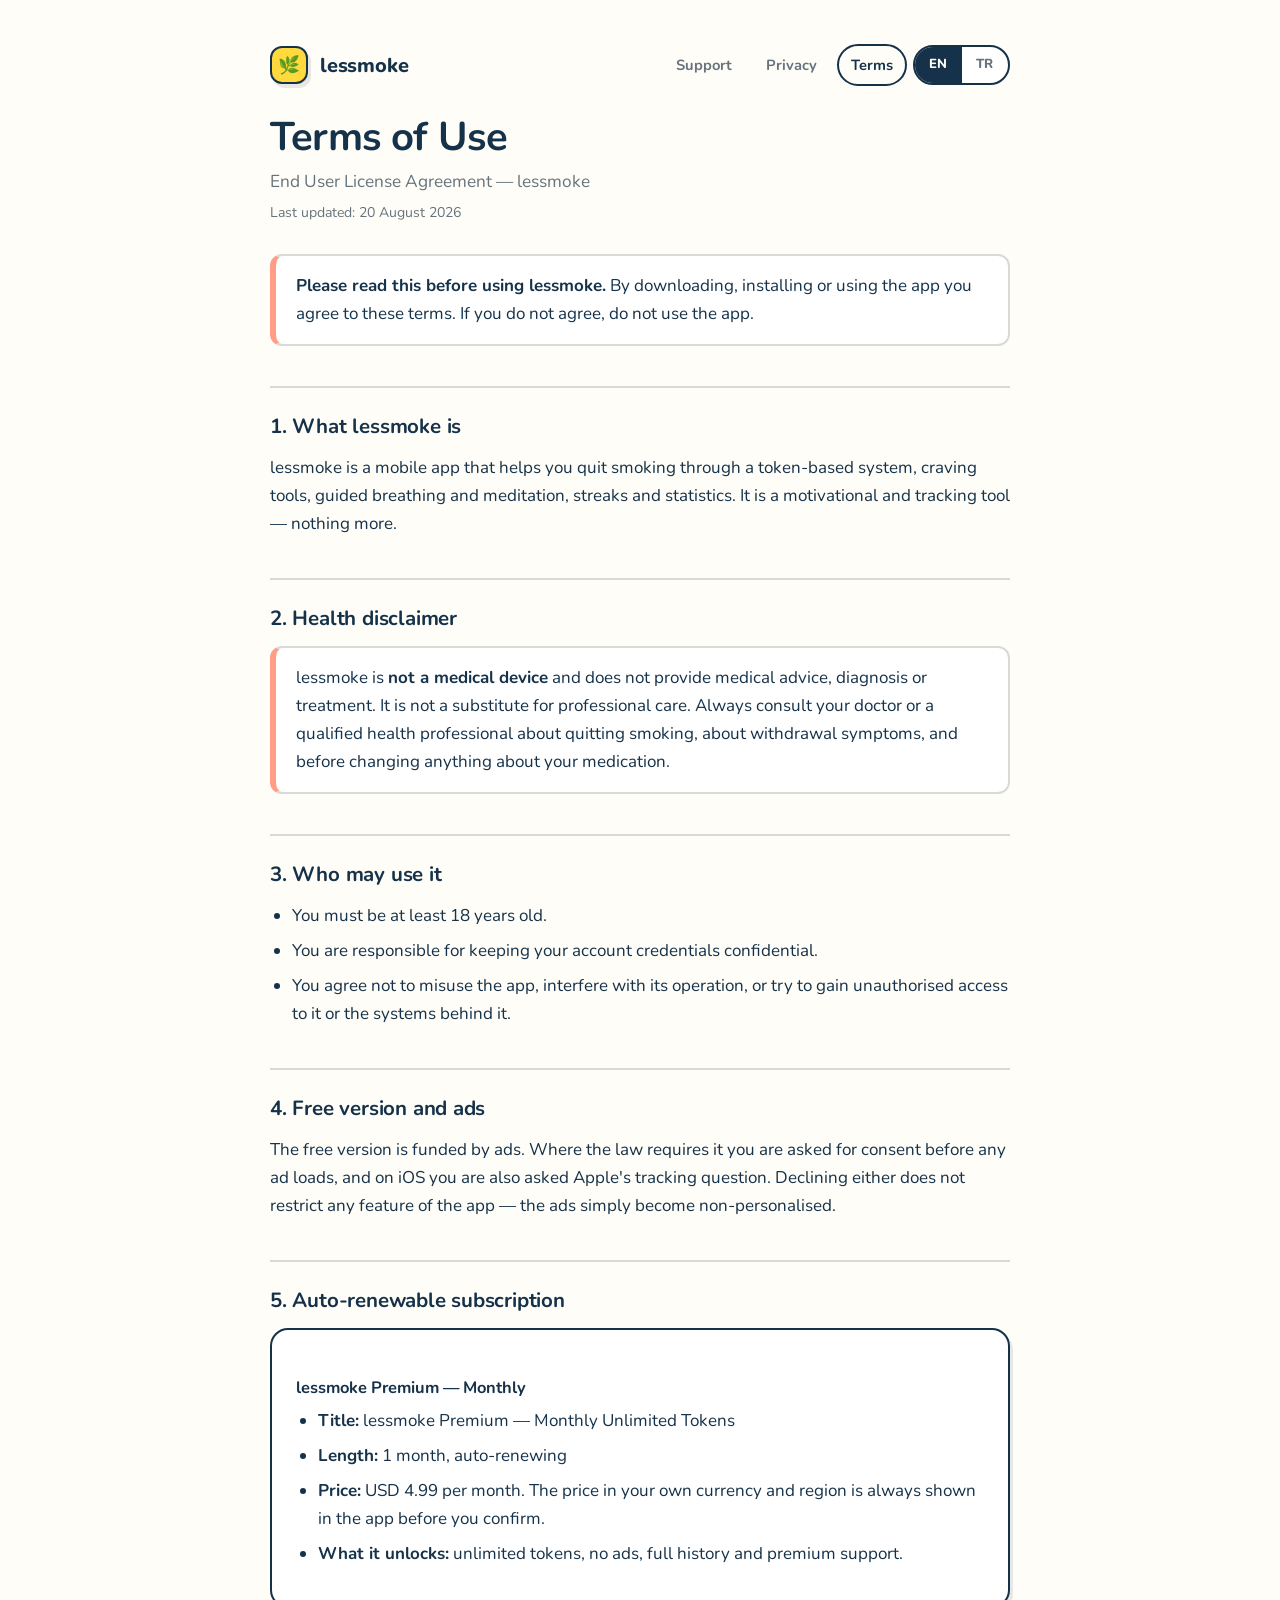
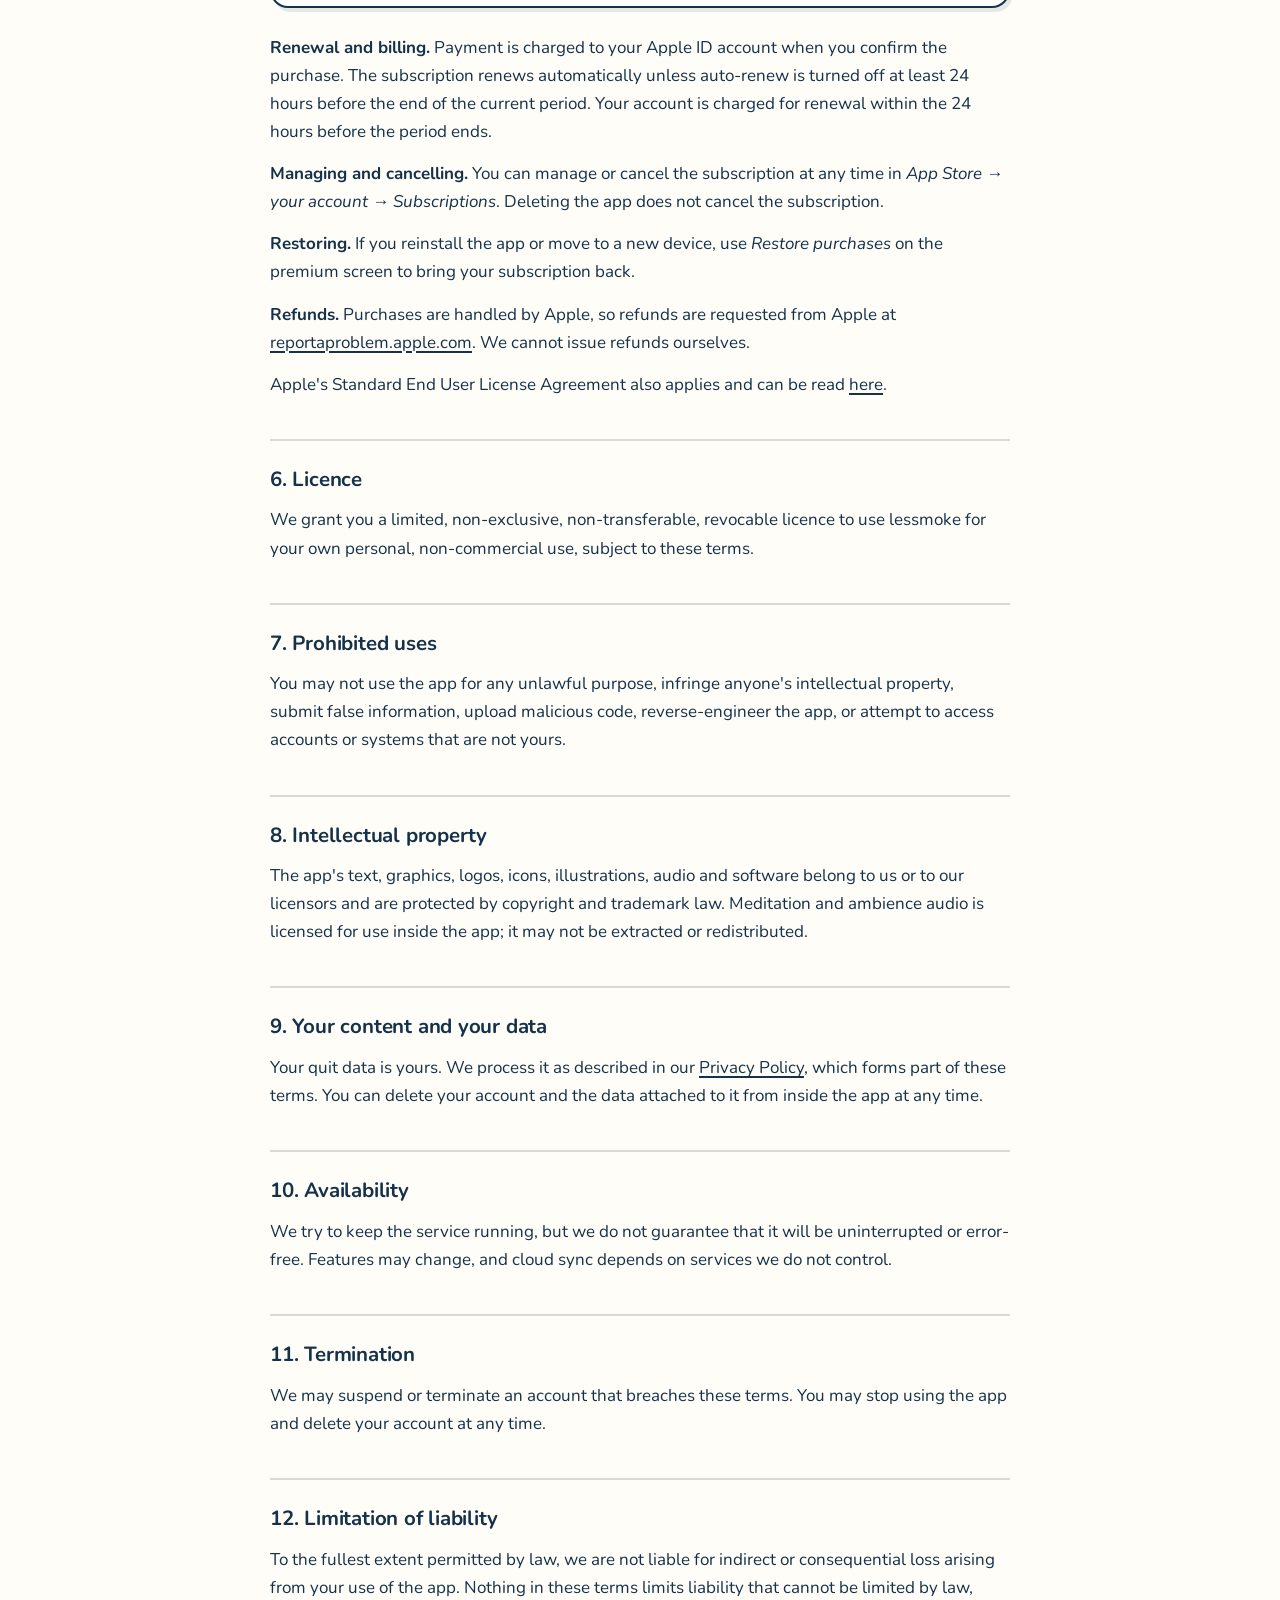
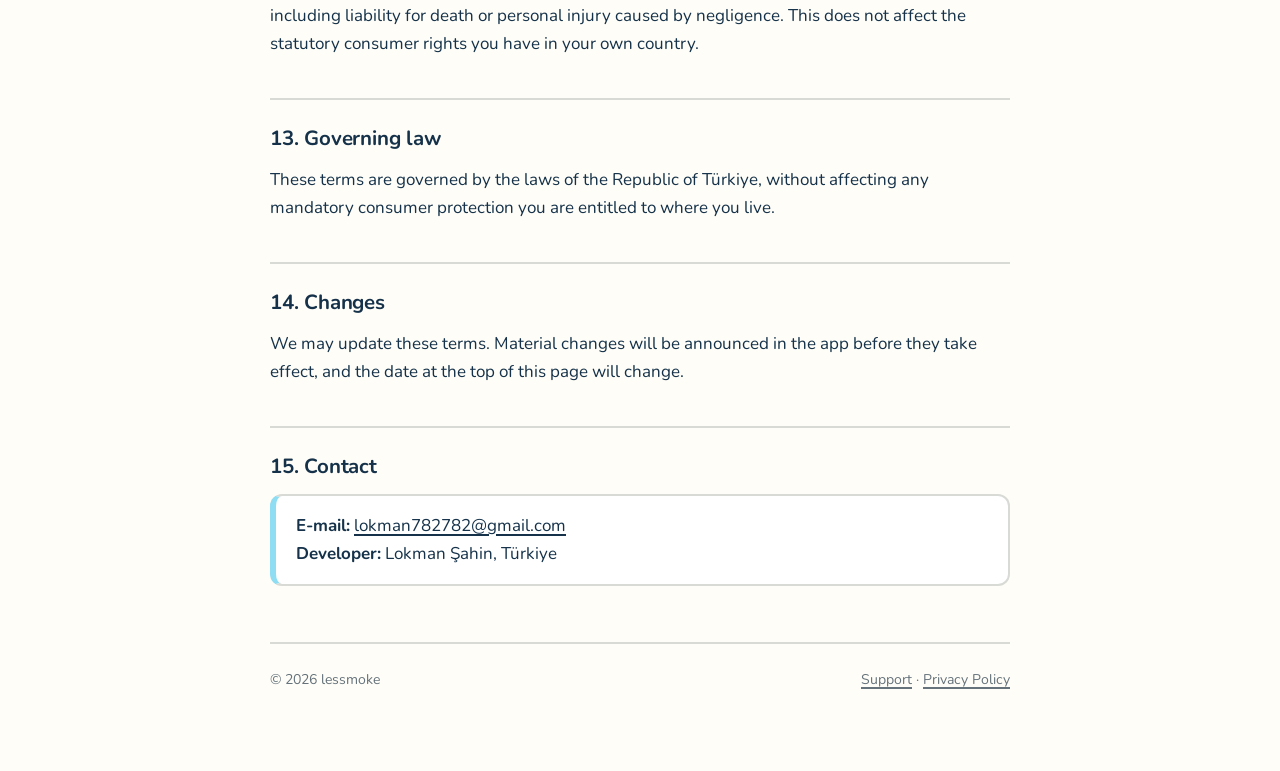
<file: terms.html>
<!DOCTYPE html>
<html lang="en">
<head>
<meta charset="UTF-8">
<meta name="viewport" content="width=device-width, initial-scale=1">
<title data-title-en="Terms of Use — lessmoke" data-title-tr="Kullanım Şartları — lessmoke">Terms of Use — lessmoke</title>
<meta name="description" content="Terms of Use and subscription terms for the lessmoke quit-smoking app.">
<link rel="preconnect" href="https://fonts.googleapis.com">
<link rel="preconnect" href="https://fonts.gstatic.com" crossorigin>
<link href="https://fonts.googleapis.com/css2?family=Nunito:wght@400;700;800&display=swap" rel="stylesheet">
<link rel="stylesheet" href="style.css">
<script src="lang.js"></script>
<script defer src="https://stats.roomivo.online/script.js" data-website-id="b5c5fcbd-e45a-4fae-b83c-bb983a3ca2a3" data-domains="lessmoke.site,sahinlokman.github.io,www.lessmoke.site" data-exclude-search="true" data-exclude-hash="true" data-do-not-track="true"></script>
</head>
<body>
<div class="wrap">

<header class="site">
  <a class="brand" href="index.html"><span class="mark" aria-hidden="true">🌿</span> lessmoke</a>
  <nav class="site">
    <a href="index.html"><span data-lang="en">Support</span><span data-lang="tr">Destek</span></a>
    <a href="privacy.html"><span data-lang="en">Privacy</span><span data-lang="tr">Gizlilik</span></a>
    <a href="terms.html" aria-current="page"><span data-lang="en">Terms</span><span data-lang="tr">Şartlar</span></a>
    <span class="langswitch">
      <button type="button" data-set-lang="en" aria-pressed="true">EN</button>
      <button type="button" data-set-lang="tr" aria-pressed="false">TR</button>
    </span>
  </nav>
</header>

<!-- ============================ ENGLISH ============================ -->
<div data-lang="en">

<h1>Terms of Use</h1>
<p class="lede">End User License Agreement — lessmoke</p>
<p class="meta">Last updated: 20 August 2026</p>

<div class="note warn">
  <p><strong>Please read this before using lessmoke.</strong> By downloading, installing or
  using the app you agree to these terms. If you do not agree, do not use the app.</p>
</div>

<h2>1. What lessmoke is</h2>
<p>lessmoke is a mobile app that helps you quit smoking through a token-based system,
craving tools, guided breathing and meditation, streaks and statistics. It is a
motivational and tracking tool — nothing more.</p>

<h2>2. Health disclaimer</h2>
<div class="note warn">
  <p>lessmoke is <strong>not a medical device</strong> and does not provide medical advice,
  diagnosis or treatment. It is not a substitute for professional care. Always consult your
  doctor or a qualified health professional about quitting smoking, about withdrawal
  symptoms, and before changing anything about your medication.</p>
</div>

<h2>3. Who may use it</h2>
<ul>
  <li>You must be at least 18 years old.</li>
  <li>You are responsible for keeping your account credentials confidential.</li>
  <li>You agree not to misuse the app, interfere with its operation, or try to gain
  unauthorised access to it or the systems behind it.</li>
</ul>

<h2>4. Free version and ads</h2>
<p>The free version is funded by ads. Where the law requires it you are asked for consent
before any ad loads, and on iOS you are also asked Apple's tracking question. Declining
either does not restrict any feature of the app — the ads simply become non-personalised.</p>

<h2>5. Auto-renewable subscription</h2>
<div class="card">
  <h3>lessmoke Premium — Monthly</h3>
  <ul>
    <li><strong>Title:</strong> lessmoke Premium — Monthly Unlimited Tokens</li>
    <li><strong>Length:</strong> 1 month, auto-renewing</li>
    <li><strong>Price:</strong> USD 4.99 per month. The price in your own currency and region
    is always shown in the app before you confirm.</li>
    <li><strong>What it unlocks:</strong> unlimited tokens, no ads, full history and premium support.</li>
  </ul>
</div>
<p><strong>Renewal and billing.</strong> Payment is charged to your Apple ID account when you
confirm the purchase. The subscription renews automatically unless auto-renew is turned off
at least 24 hours before the end of the current period. Your account is charged for renewal
within the 24 hours before the period ends.</p>
<p><strong>Managing and cancelling.</strong> You can manage or cancel the subscription at any
time in <em>App Store → your account → Subscriptions</em>. Deleting the app does not cancel
the subscription.</p>
<p><strong>Restoring.</strong> If you reinstall the app or move to a new device, use
<em>Restore purchases</em> on the premium screen to bring your subscription back.</p>
<p><strong>Refunds.</strong> Purchases are handled by Apple, so refunds are requested from
Apple at <a href="https://reportaproblem.apple.com" rel="noopener">reportaproblem.apple.com</a>.
We cannot issue refunds ourselves.</p>
<p>Apple's Standard End User License Agreement also applies and can be read
<a href="https://www.apple.com/legal/internet-services/itunes/dev/stdeula/" rel="noopener">here</a>.</p>

<h2>6. Licence</h2>
<p>We grant you a limited, non-exclusive, non-transferable, revocable licence to use
lessmoke for your own personal, non-commercial use, subject to these terms.</p>

<h2>7. Prohibited uses</h2>
<p>You may not use the app for any unlawful purpose, infringe anyone's intellectual property,
submit false information, upload malicious code, reverse-engineer the app, or attempt to
access accounts or systems that are not yours.</p>

<h2>8. Intellectual property</h2>
<p>The app's text, graphics, logos, icons, illustrations, audio and software belong to us or
to our licensors and are protected by copyright and trademark law. Meditation and ambience
audio is licensed for use inside the app; it may not be extracted or redistributed.</p>

<h2>9. Your content and your data</h2>
<p>Your quit data is yours. We process it as described in our
<a href="privacy.html">Privacy Policy</a>, which forms part of these terms. You can delete
your account and the data attached to it from inside the app at any time.</p>

<h2>10. Availability</h2>
<p>We try to keep the service running, but we do not guarantee that it will be uninterrupted
or error-free. Features may change, and cloud sync depends on services we do not control.</p>

<h2>11. Termination</h2>
<p>We may suspend or terminate an account that breaches these terms. You may stop using the
app and delete your account at any time.</p>

<h2>12. Limitation of liability</h2>
<p>To the fullest extent permitted by law, we are not liable for indirect or consequential
loss arising from your use of the app. Nothing in these terms limits liability that cannot
be limited by law, including liability for death or personal injury caused by negligence.
This does not affect the statutory consumer rights you have in your own country.</p>

<h2>13. Governing law</h2>
<p>These terms are governed by the laws of the Republic of Türkiye, without affecting any
mandatory consumer protection you are entitled to where you live.</p>

<h2>14. Changes</h2>
<p>We may update these terms. Material changes will be announced in the app before they take
effect, and the date at the top of this page will change.</p>

<h2>15. Contact</h2>
<div class="note contact">
  <p><strong>E-mail:</strong> <a href="mailto:lokman782782@gmail.com">lokman782782@gmail.com</a><br>
  <strong>Developer:</strong> Lokman Şahin, Türkiye</p>
</div>

</div>

<!-- ============================ TÜRKÇE ============================ -->
<div data-lang="tr">

<h1>Kullanım Şartları</h1>
<p class="lede">Son Kullanıcı Lisans Sözleşmesi — lessmoke</p>
<p class="meta">Son güncelleme: 20 Ağustos 2026</p>

<div class="note warn">
  <p><strong>lessmoke'u kullanmadan önce lütfen okuyun.</strong> Uygulamayı indirerek,
  kurarak veya kullanarak bu şartları kabul etmiş olursunuz. Kabul etmiyorsanız uygulamayı
  kullanmayın.</p>
</div>

<h2>1. lessmoke nedir</h2>
<p>lessmoke; jeton temelli bir sistem, kriz araçları, nefes ve meditasyon rehberleri, seriler
ve istatistiklerle sigarayı bırakmanıza yardımcı olan bir mobil uygulamadır. Bir motivasyon
ve takip aracıdır; fazlası değil.</p>

<h2>2. Sağlık uyarısı</h2>
<div class="note warn">
  <p>lessmoke bir <strong>tıbbi cihaz değildir</strong>; tıbbi tavsiye, teşhis veya tedavi
  sunmaz. Profesyonel bakımın yerine geçmez. Sigarayı bırakma, yoksunluk belirtileri ve
  ilaçlarınızda herhangi bir değişiklik konusunda daima hekiminize veya nitelikli bir sağlık
  profesyoneline danışın.</p>
</div>

<h2>3. Kimler kullanabilir</h2>
<ul>
  <li>En az 18 yaşında olmalısınız.</li>
  <li>Hesap bilgilerinizin gizliliğini korumak sizin sorumluluğunuzdadır.</li>
  <li>Uygulamayı kötüye kullanmamayı, işleyişine müdahale etmemeyi ve uygulamaya ya da
  arkasındaki sistemlere yetkisiz erişim denememeyi kabul edersiniz.</li>
</ul>

<h2>4. Ücretsiz sürüm ve reklamlar</h2>
<p>Ücretsiz sürüm reklamlarla finanse edilir. Hukuken gerekli olan yerlerde herhangi bir
reklam yüklenmeden önce onayınız istenir; iOS'ta ayrıca Apple'ın izleme sorusu sorulur.
İkisini de reddetmeniz uygulamanın hiçbir özelliğini kısıtlamaz — reklamlar yalnızca
kişiselleştirilmemiş hale gelir.</p>

<h2>5. Otomatik yenilenen abonelik</h2>
<div class="card">
  <h3>lessmoke Premium — Aylık</h3>
  <ul>
    <li><strong>Başlık:</strong> lessmoke Premium — Aylık Sınırsız Jeton</li>
    <li><strong>Süre:</strong> 1 ay, otomatik yenilenir</li>
    <li><strong>Fiyat:</strong> Aylık 4,99 ABD doları. Kendi para biriminizdeki ve
    bölgenizdeki fiyat, onaylamadan önce uygulamada her zaman gösterilir.</li>
    <li><strong>Neyi açar:</strong> sınırsız jeton, reklamsız kullanım, tam geçmiş ve öncelikli destek.</li>
  </ul>
</div>
<p><strong>Yenilenme ve ücretlendirme.</strong> Satın almayı onayladığınızda ücret Apple
Kimliğinizden tahsil edilir. Mevcut dönemin bitiminden en az 24 saat önce otomatik yenileme
kapatılmadıkça abonelik kendiliğinden yenilenir. Yenileme ücreti, dönem bitmeden önceki 24
saat içinde hesabınızdan alınır.</p>
<p><strong>Yönetme ve iptal.</strong> Aboneliği istediğiniz zaman <em>App Store → hesabınız →
Abonelikler</em> bölümünden yönetebilir veya iptal edebilirsiniz. Uygulamayı silmek aboneliği
iptal etmez.</p>
<p><strong>Geri yükleme.</strong> Uygulamayı yeniden kurduğunuzda veya yeni bir cihaza
geçtiğinizde premium ekranındaki <em>Satın alımları geri yükle</em> ile aboneliğinizi geri
getirebilirsiniz.</p>
<p><strong>İadeler.</strong> Satın almaları Apple yürüttüğü için iade talepleri Apple'a
yapılır: <a href="https://reportaproblem.apple.com" rel="noopener">reportaproblem.apple.com</a>.
İadeyi biz gerçekleştiremeyiz.</p>
<p>Apple'ın Standart Son Kullanıcı Lisans Sözleşmesi de geçerlidir ve
<a href="https://www.apple.com/legal/internet-services/itunes/dev/stdeula/" rel="noopener">buradan</a>
okunabilir.</p>

<h2>6. Lisans</h2>
<p>Bu şartlara tabi olmak kaydıyla, lessmoke'u kişisel ve ticari olmayan kullanımınız için
sınırlı, münhasır olmayan, devredilemez ve geri alınabilir bir lisansla kullanmanıza izin
veriyoruz.</p>

<h2>7. Yasak kullanımlar</h2>
<p>Uygulamayı hukuka aykırı bir amaçla kullanamaz, başkalarının fikrî mülkiyet haklarını
ihlal edemez, yanlış bilgi giremez, zararlı kod yükleyemez, uygulamayı tersine mühendislikle
çözemez ve size ait olmayan hesap veya sistemlere erişmeye çalışamazsınız.</p>

<h2>8. Fikrî mülkiyet</h2>
<p>Uygulamadaki metin, grafik, logo, simge, illüstrasyon, ses ve yazılım bize ya da
lisans verenlerimize aittir; telif ve marka hukuku ile korunur. Meditasyon ve ortam sesleri
uygulama içi kullanım için lisanslanmıştır; çıkarılamaz veya yeniden dağıtılamaz.</p>

<h2>9. İçeriğiniz ve veriniz</h2>
<p>Bırakma verileriniz size aittir. Bu verileri
<a href="privacy.html">Gizlilik Politikamızda</a> anlatıldığı şekilde işleriz; söz konusu
politika bu şartların bir parçasıdır. Hesabınızı ve ona bağlı veriyi istediğiniz zaman
uygulama içinden silebilirsiniz.</p>

<h2>10. Hizmetin sürekliliği</h2>
<p>Hizmeti çalışır tutmaya çalışıyoruz; ancak kesintisiz veya hatasız olacağını garanti
etmiyoruz. Özellikler değişebilir ve bulut eşitlemesi kontrolümüz dışındaki hizmetlere
bağlıdır.</p>

<h2>11. Fesih</h2>
<p>Bu şartları ihlal eden hesapları askıya alabilir veya kapatabiliriz. Siz de istediğiniz
zaman uygulamayı kullanmayı bırakabilir ve hesabınızı silebilirsiniz.</p>

<h2>12. Sorumluluğun sınırlandırılması</h2>
<p>Hukukun izin verdiği azami ölçüde, uygulamayı kullanmanızdan doğan dolaylı veya sonuç
niteliğindeki zararlardan sorumlu değiliz. Bu şartlardaki hiçbir hüküm, ihmalden kaynaklanan
ölüm veya bedensel zarar dahil, kanunen sınırlandırılamayan sorumluluğu sınırlamaz.
Bulunduğunuz ülkedeki yasal tüketici haklarınız saklıdır.</p>

<h2>13. Uygulanacak hukuk</h2>
<p>Bu şartlar Türkiye Cumhuriyeti hukukuna tabidir; yaşadığınız yerde sahip olduğunuz
emredici tüketici korumaları etkilenmez.</p>

<h2>14. Değişiklikler</h2>
<p>Bu şartları güncelleyebiliriz. Esaslı değişiklikler yürürlüğe girmeden önce uygulamada
duyurulur ve sayfanın üstündeki tarih değişir.</p>

<h2>15. İletişim</h2>
<div class="note contact">
  <p><strong>E-posta:</strong> <a href="mailto:lokman782782@gmail.com">lokman782782@gmail.com</a><br>
  <strong>Geliştirici:</strong> Lokman Şahin, Türkiye</p>
</div>

</div>

<footer class="site">
  <span>© 2026 lessmoke</span>
  <span>
    <a href="index.html"><span data-lang="en">Support</span><span data-lang="tr">Destek</span></a> ·
    <a href="privacy.html"><span data-lang="en">Privacy Policy</span><span data-lang="tr">Gizlilik Politikası</span></a>
  </span>
</footer>

</div>
</body>
</html>
</file>
<file: style.css>
/* lessmoke — legal & support site
   Palette lifted from the app's DoodleDesignSystem so the pages read as the
   same product a reviewer just had open on the phone. */

:root {
  --paper: #FFFDF7;
  --card: #FFFFFF;
  --ink: #15324A;
  --muted-ink: #66737C;
  --line: #D8DAD6;
  --lemon: #FFD93D;
  --sky: #8FDDF2;
  --mint: #66D7B2;
  --coral: #FF9D86;
  --peach: #FFE1D2;
  --shadow: rgba(21, 50, 74, 0.10);
  --radius: 18px;
}

@media (prefers-color-scheme: dark) {
  :root {
    --paper: #101E2A;
    --card: #162836;
    --ink: #EAF2F7;
    --muted-ink: #9DB0BD;
    --line: #2A3F52;
    --shadow: rgba(0, 0, 0, 0.45);
  }
}

* { box-sizing: border-box; }

html { -webkit-text-size-adjust: 100%; }

body {
  margin: 0;
  background: var(--paper);
  color: var(--ink);
  font-family: "Nunito", -apple-system, BlinkMacSystemFont, "Segoe UI", Roboto,
    Helvetica, Arial, sans-serif;
  font-size: 17px;
  line-height: 1.65;
}

.wrap {
  max-width: 780px;
  margin: 0 auto;
  padding: 24px 20px 80px;
}

/* ---------- header ---------- */

header.site {
  display: flex;
  align-items: center;
  justify-content: space-between;
  gap: 16px;
  flex-wrap: wrap;
  padding: 20px 0 28px;
}

.brand {
  display: inline-flex;
  align-items: center;
  gap: 12px;
  text-decoration: none;
  color: var(--ink);
  font-weight: 800;
  font-size: 1.25rem;
  letter-spacing: -0.01em;
}

.brand .mark {
  width: 38px;
  height: 38px;
  border: 2px solid var(--ink);
  border-radius: 12px;
  background: var(--lemon);
  display: grid;
  place-items: center;
  font-size: 1.1rem;
  box-shadow: 3px 4px 0 var(--shadow);
}

nav.site {
  display: flex;
  align-items: center;
  gap: 6px;
  flex-wrap: wrap;
}

nav.site a {
  color: var(--muted-ink);
  text-decoration: none;
  font-weight: 700;
  font-size: 0.92rem;
  padding: 7px 12px;
  border-radius: 999px;
  border: 2px solid transparent;
}

nav.site a:hover { color: var(--ink); border-color: var(--line); }
nav.site a[aria-current="page"] { color: var(--ink); border-color: var(--ink); }

/* ---------- language switch ---------- */

.langswitch {
  display: inline-flex;
  border: 2px solid var(--ink);
  border-radius: 999px;
  overflow: hidden;
  background: var(--card);
}

.langswitch button {
  appearance: none;
  border: 0;
  background: transparent;
  color: var(--muted-ink);
  font: inherit;
  font-weight: 800;
  font-size: 0.82rem;
  letter-spacing: 0.04em;
  padding: 7px 14px;
  cursor: pointer;
}

.langswitch button[aria-pressed="true"] {
  background: var(--ink);
  color: var(--paper);
}

/* ---------- type ---------- */

h1 {
  font-size: clamp(1.9rem, 5vw, 2.5rem);
  line-height: 1.15;
  letter-spacing: -0.02em;
  margin: 0 0 8px;
}

h2 {
  font-size: 1.28rem;
  letter-spacing: -0.01em;
  margin: 40px 0 10px;
  padding-top: 22px;
  border-top: 2px solid var(--line);
}

h3 { font-size: 1.03rem; margin: 22px 0 6px; }

p, li { color: var(--ink); }
p { margin: 0 0 14px; }
ul, ol { margin: 0 0 16px; padding-left: 22px; }
li { margin-bottom: 7px; }

a { color: var(--ink); text-decoration-thickness: 2px; text-underline-offset: 3px; }
a:hover { color: var(--coral); }

.lede { font-size: 1.08rem; color: var(--muted-ink); margin-bottom: 4px; }
.meta { font-size: 0.88rem; color: var(--muted-ink); margin-bottom: 30px; }

/* ---------- boxes ---------- */

.card {
  background: var(--card);
  border: 2px solid var(--ink);
  border-radius: var(--radius);
  box-shadow: 3px 4px 0 var(--shadow);
  padding: 22px 24px;
  margin: 0 0 26px;
}

.note {
  border-left: 6px solid var(--lemon);
  background: var(--card);
  border-radius: 12px;
  padding: 16px 20px;
  margin: 0 0 26px;
  border-top: 2px solid var(--line);
  border-right: 2px solid var(--line);
  border-bottom: 2px solid var(--line);
}

.note.contact { border-left-color: var(--sky); }
.note.warn { border-left-color: var(--coral); }

.note p:last-child, .card p:last-child { margin-bottom: 0; }

/* ---------- table ---------- */

.tablewrap { overflow-x: auto; margin: 0 0 26px; }

table {
  width: 100%;
  border-collapse: collapse;
  font-size: 0.94rem;
  min-width: 460px;
}

th, td {
  border: 2px solid var(--line);
  padding: 11px 13px;
  text-align: left;
  vertical-align: top;
}

th { background: var(--peach); color: #15324A; font-weight: 800; }

@media (prefers-color-scheme: dark) {
  th { background: #23394B; color: var(--ink); }
}

/* ---------- support page bits ---------- */

.grid {
  display: grid;
  grid-template-columns: repeat(auto-fit, minmax(230px, 1fr));
  gap: 16px;
  margin: 0 0 26px;
}

.grid .card { margin: 0; }
.grid h3 { margin-top: 0; }

.btn {
  display: inline-block;
  background: var(--lemon);
  color: #15324A;
  border: 2px solid #15324A;
  border-radius: 999px;
  box-shadow: 3px 4px 0 rgba(21, 50, 74, 0.25);
  padding: 11px 22px;
  font-weight: 800;
  text-decoration: none;
}

.btn:hover { color: #15324A; transform: translate(1px, 1px); box-shadow: 2px 3px 0 rgba(21, 50, 74, 0.25); }

details {
  border: 2px solid var(--line);
  border-radius: 12px;
  padding: 12px 18px;
  margin-bottom: 12px;
  background: var(--card);
}

details[open] { border-color: var(--ink); }
summary { cursor: pointer; font-weight: 800; }
summary::-webkit-details-marker { color: var(--muted-ink); }
details p:first-of-type { margin-top: 12px; }

/* ---------- footer ---------- */

footer.site {
  margin-top: 56px;
  padding-top: 24px;
  border-top: 2px solid var(--line);
  color: var(--muted-ink);
  font-size: 0.88rem;
  display: flex;
  justify-content: space-between;
  gap: 14px;
  flex-wrap: wrap;
}

footer.site a { color: var(--muted-ink); }

/* ---------- language visibility ---------- */

[data-lang] { display: none; }
html[lang="en"] [data-lang="en"],
html[lang="tr"] [data-lang="tr"] { display: revert; }
</file>
